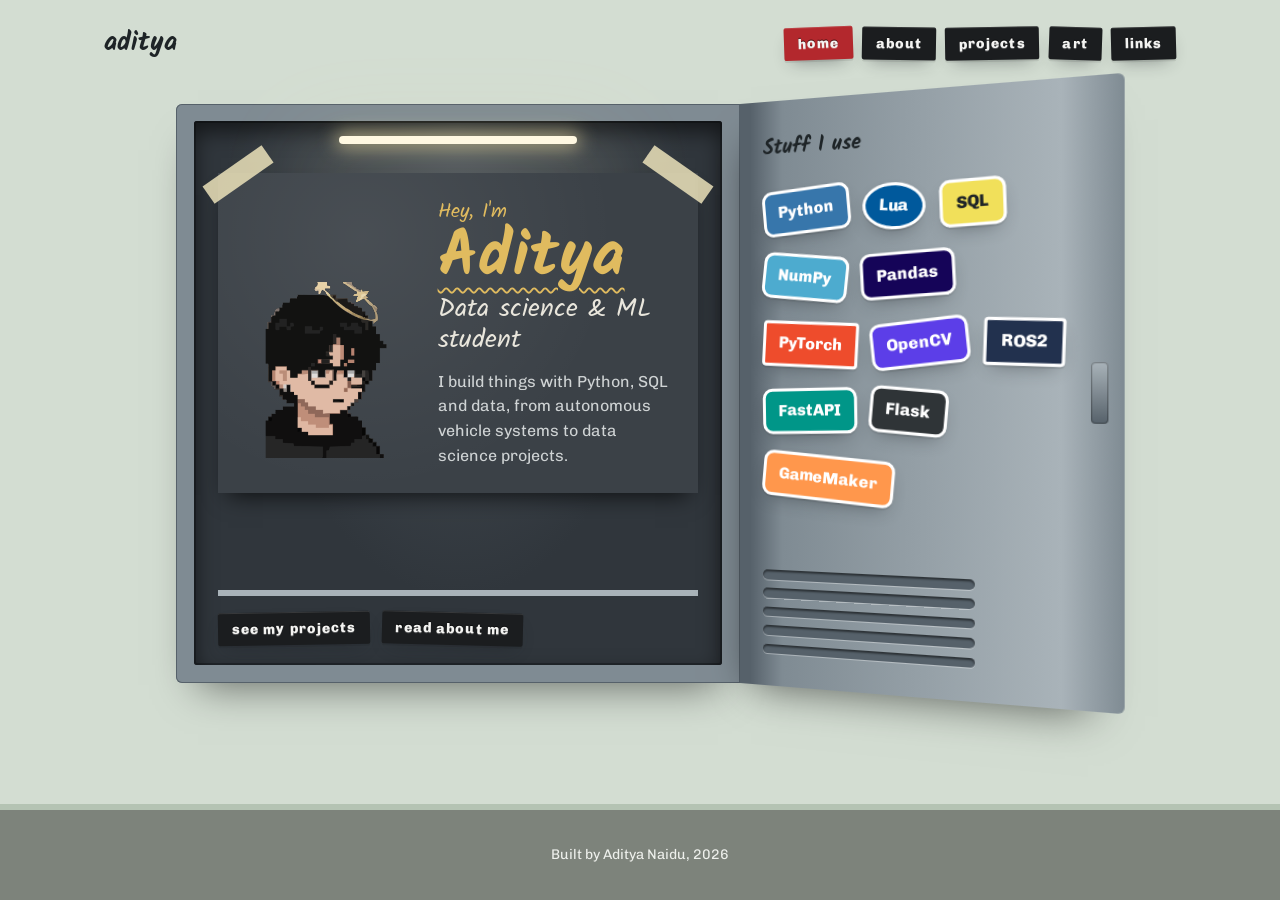
<file: index.html>
<!DOCTYPE html>
<html lang="en">
<head>
  <meta charset="UTF-8">
  <meta name="viewport" content="width=device-width, initial-scale=1">
  <title>Aditya | Data science & ML student</title>
  <meta name="description" content="Aditya, a data science and machine learning student in India.">
  <link rel="icon" href="assets/avatar.svg">
  <link rel="stylesheet" href="css/base.css">
  <link rel="stylesheet" href="css/layout.css">
  <link rel="stylesheet" href="css/components.css">
</head>
<body>

  <!-- ===== NAV: same block on every page. Only aria-current changes. ===== -->
  <header class="site-header">
    <a class="site-logo" href="index.html">aditya</a>
    <nav class="site-nav" aria-label="Main">
      <ul>
        <li><a class="dymo" style="--tilt:-2deg" href="index.html" aria-current="page">home</a></li>
        <li><a class="dymo" style="--tilt:1deg" href="about.html">about</a></li>
        <li><a class="dymo" style="--tilt:-1deg" href="projects.html">projects</a></li>
        <li><a class="dymo" style="--tilt:2deg" href="art.html">art</a></li>
        <li><a class="dymo" style="--tilt:-1.5deg" href="links.html">links</a></li>
      </ul>
    </nav>
  </header>

  <main>
    <section class="locker" aria-label="Introduction">

      <!-- Inside of the locker -->
      <div class="locker__body">
        <div class="locker__inside">
          <span class="locker__lamp" aria-hidden="true"></span>

          <div class="poster">
            <!-- Swap in your own avatar: assets/avatar.png -->
            <img class="poster__avatar" src="assets/avatar.svg" alt="Pixel art portrait of Aditya with glasses and a hoodie" width="176" height="198">
            <div>
              <p class="poster__hello">Hey, I'm</p>
              <h1 class="poster__name">Aditya</h1>
              <p class="poster__role">Data science &amp; ML student</p>
              <p class="poster__note">I build things with Python, SQL and data, from autonomous vehicle systems to data science projects.</p>
            </div>
          </div>

          <div class="locker__shelf">
            <a class="dymo" style="--tilt:-1deg" href="projects.html">see my projects</a>
            <a class="dymo" style="--tilt:1.5deg" href="about.html">read about me</a>
          </div>
        </div>
      </div>

      <!-- Door: tech stack stickers. Add one <li> per tool. -->
      <div class="locker__door">
        <h2 class="locker__door-title">Stuff I use</h2>
        <ul class="sticker-list">
          <!-- One sticker per tool: <li><a class="sticker" style="--bg:#hex; --tilt:-3deg" href="https://..." target="_blank" rel="noopener">Name</a></li> -->
          <li><a class="sticker" style="--bg:#3776ab; --tilt:-5deg" href="https://www.python.org" target="_blank" rel="noopener">Python</a></li>
          <li><a class="sticker" style="--bg:#00599c; --tilt:4deg; --r:50%" href="https://www.lua.org/" target="_blank" rel="noopener">Lua</a></li>
          <li><a class="sticker" style="--bg:#f1e05a; --fg:#1e2427; --tilt:-2deg" href="https://en.wikipedia.org/wiki/SQL" target="_blank" rel="noopener">SQL</a></li>
          <li><a class="sticker" style="--bg:#4dabcf; --tilt:6deg" href="https://numpy.org" target="_blank" rel="noopener">NumPy</a></li>
          <li><a class="sticker" style="--bg:#150458; --tilt:-3deg" href="https://pandas.pydata.org" target="_blank" rel="noopener">Pandas</a></li>
          <li><a class="sticker" style="--bg:#ee4c2c; --tilt:3deg; --r:4px" href="https://pytorch.org" target="_blank" rel="noopener">PyTorch</a></li>
          <li><a class="sticker" style="--bg:#5c3ee8; --tilt:-6deg" href="https://opencv.org" target="_blank" rel="noopener">OpenCV</a></li>
          <li><a class="sticker" style="--bg:#22314e; --tilt:2deg; --r:4px" href="https://docs.ros.org" target="_blank" rel="noopener">ROS2</a></li>
          <li><a class="sticker" style="--bg:#009688; --tilt:-1deg" href="https://fastapi.tiangolo.com" target="_blank" rel="noopener">FastAPI</a></li>
          <li><a class="sticker" style="--bg:#2f3437; --tilt:5deg" href="https://flask.palletsprojects.com" target="_blank" rel="noopener">Flask</a></li>
          <li><a class="sticker" style="--bg:#ff974c; --tilt:5deg" href="https://gamemaker.io/en" target="_blank" rel="noopener">GameMaker</a></li>
        </ul>
        <div class="vents" aria-hidden="true"><span></span><span></span><span></span><span></span><span></span></div>
        <span class="locker__handle" aria-hidden="true"></span>
      </div>

    </section>
  </main>

  <footer class="site-footer">
    <p>Built by Aditya Naidu, 2026</p>
  </footer>
</body>
</html>
</file>
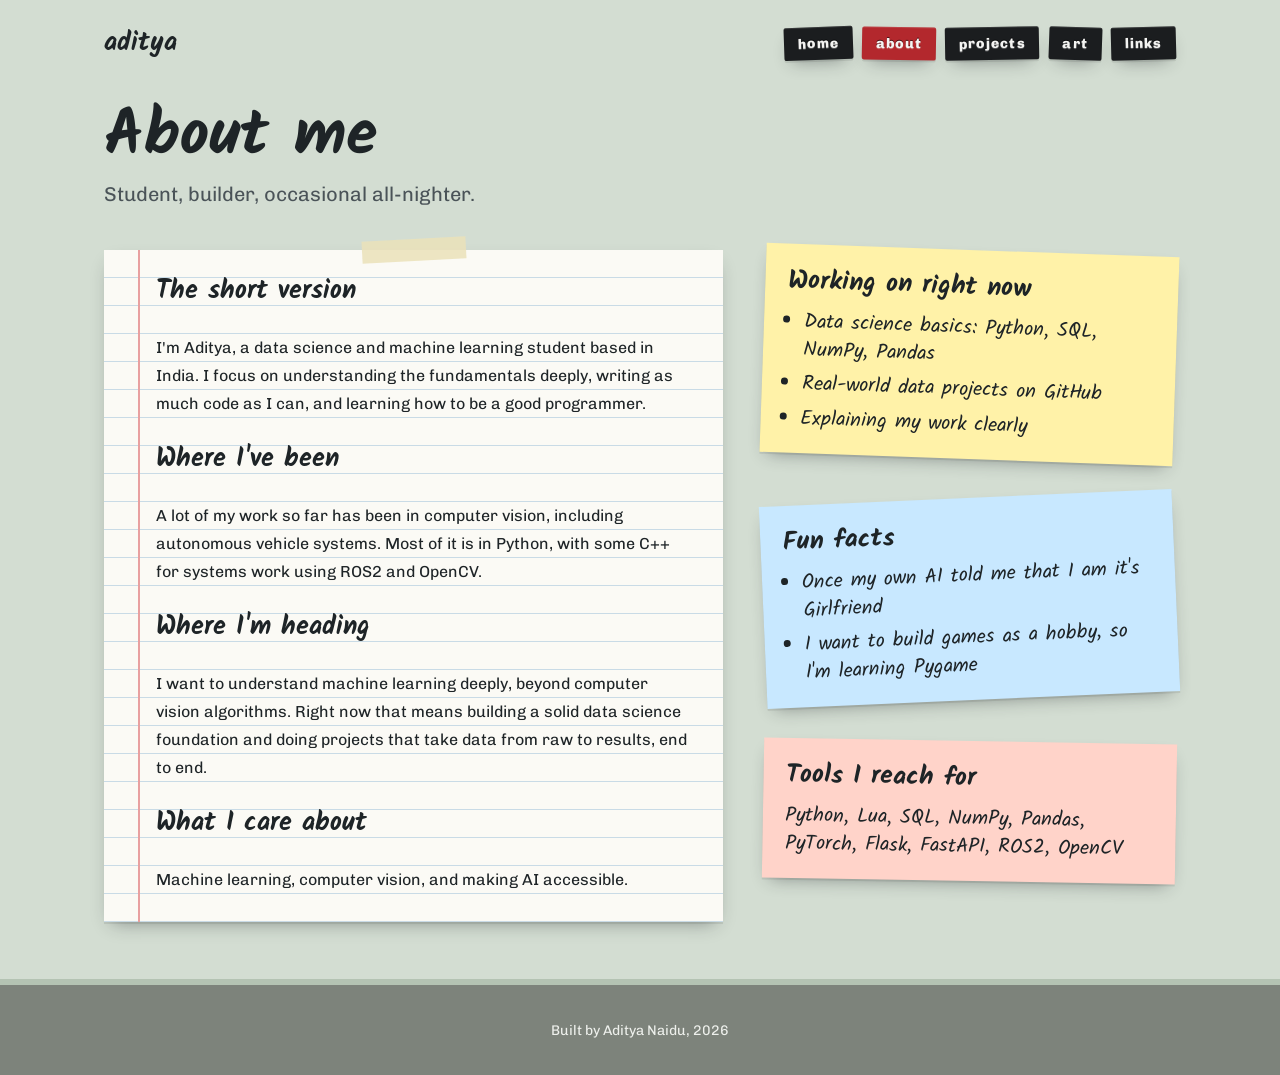
<file: about.html>
<!DOCTYPE html>
<html lang="en">
<head>
  <meta charset="UTF-8">
  <meta name="viewport" content="width=device-width, initial-scale=1">
  <title>About | Aditya</title>
  <meta name="description" content="About Aditya: data science and ML student.">
  <link rel="icon" href="assets/avatar.svg">
  <link rel="stylesheet" href="css/base.css">
  <link rel="stylesheet" href="css/layout.css">
  <link rel="stylesheet" href="css/components.css">
</head>
<body>

  <!-- ===== NAV: same block on every page. Only aria-current changes. ===== -->
  <header class="site-header">
    <a class="site-logo" href="index.html">aditya</a>
    <nav class="site-nav" aria-label="Main">
      <ul>
        <li><a class="dymo" style="--tilt:-2deg" href="index.html">home</a></li>
        <li><a class="dymo" style="--tilt:1deg" href="about.html" aria-current="page">about</a></li>
        <li><a class="dymo" style="--tilt:-1deg" href="projects.html">projects</a></li>
        <li><a class="dymo" style="--tilt:2deg" href="art.html">art</a></li>
        <li><a class="dymo" style="--tilt:-1.5deg" href="links.html">links</a></li>
      </ul>
    </nav>
  </header>

  <main>
    <h1 class="page-title">About me</h1>
    <p class="page-intro">Student, builder, occasional all-nighter.</p>

    <div class="about-layout">

      <!-- Left: the main story on notebook paper -->
      <article class="note taped">
        <h2>The short version</h2>
        <p>I'm Aditya, a data science and machine learning student based in India. I focus on understanding the fundamentals deeply, writing as much code as I can, and learning how to be a good programmer.</p>

        <h2>Where I've been</h2>
        <p>A lot of my work so far has been in computer vision, including autonomous vehicle systems. Most of it is in Python, with some C++ for systems work using ROS2 and OpenCV.</p>

        <h2>Where I'm heading</h2>
        <p>I want to understand machine learning deeply, beyond computer vision algorithms. Right now that means building a solid data science foundation and doing projects that take data from raw to results, end to end.</p>

        <h2>What I care about</h2>
        <p>Machine learning, computer vision, and making AI accessible.</p>
      </article>

      <!-- Right: sticky notes. Copy a .sticky block to add another. -->
      <aside class="sticky-wall" aria-label="Currently and fun facts">
        <div class="sticky" style="--bg:#fff2a8; --tilt:2deg">
          <h2>Working on right now</h2>
          <ul>
            <li>Data science basics: Python, SQL, NumPy, Pandas</li>
            <li>Real-world data projects on GitHub</li>
            <li>Explaining my work clearly</li>
          </ul>
        </div>

        <div class="sticky" style="--bg:#c8e8ff; --tilt:-2.5deg">
          <h2>Fun facts</h2>
          <ul>
            <li>Once my own AI told me that I am it's Girlfriend</li>
            <li>I want to build games as a hobby, so I'm learning Pygame</li>
          </ul>
        </div>

        <div class="sticky" style="--bg:#ffd3c9; --tilt:1deg">
          <h2>Tools I reach for</h2>
          <p style="margin:0">Python, Lua, SQL, NumPy, Pandas, PyTorch, Flask, FastAPI, ROS2, OpenCV</p>
        </div>
      </aside>

    </div>
  </main>

  <footer class="site-footer">
    <p>Built by Aditya Naidu, 2026</p>
  </footer>
</body>
</html>
</file>
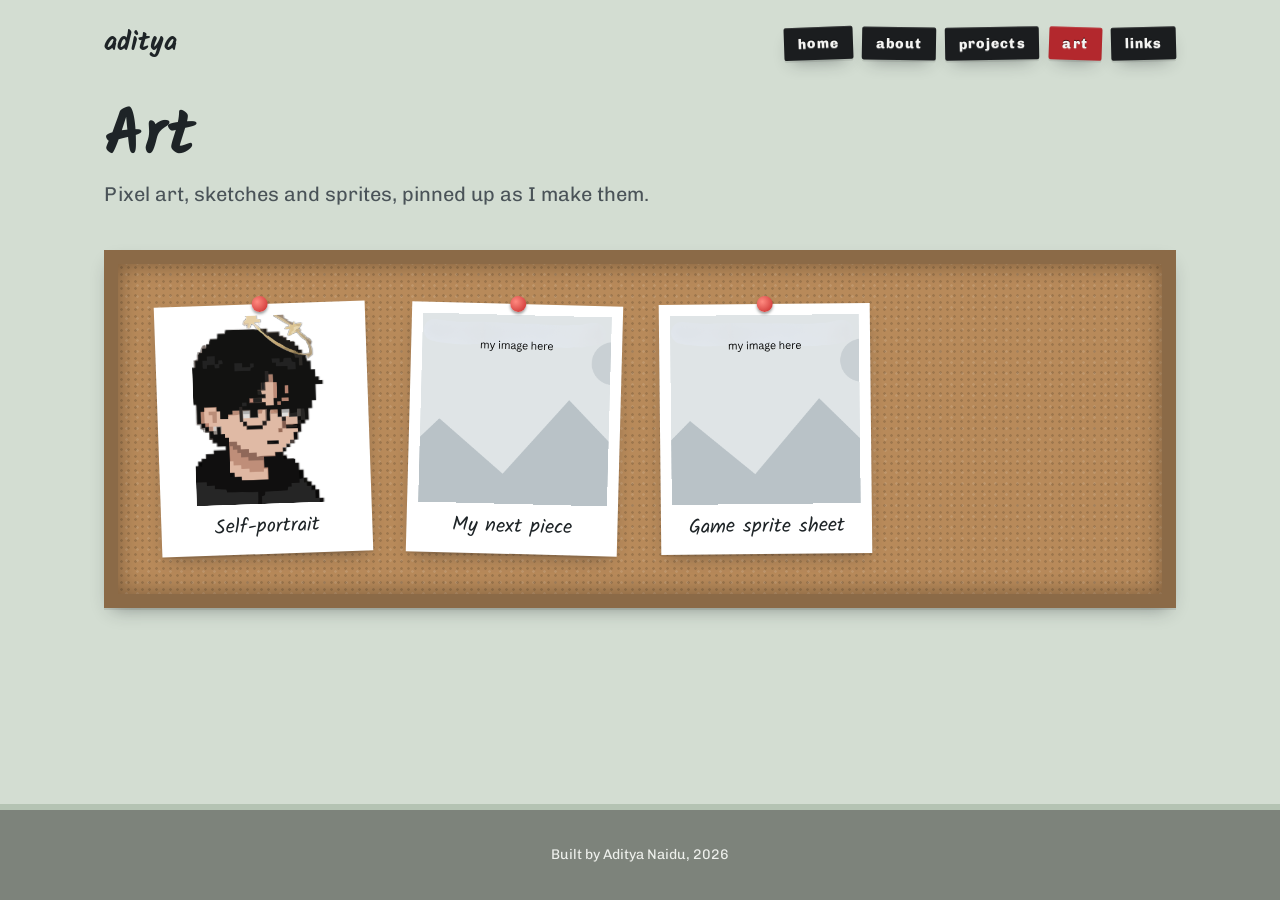
<file: art.html>
<!DOCTYPE html>
<html lang="en">
<head>
  <meta charset="UTF-8">
  <meta name="viewport" content="width=device-width, initial-scale=1">
  <title>Art | Aditya</title>
  <meta name="description" content="Pixel art, sketches and game sprites by Aditya.">
  <link rel="icon" href="assets/avatar.svg">
  <link rel="icon" href="data:image/svg+xml,<svg xmlns=%22http://www.w3.org/2000/svg%22 viewBox=%220 0 100 100%22><text y=%22.9em%22 font-size=%2290%22>🔒</text></svg>">
  <link rel="stylesheet" href="css/base.css">
  <link rel="stylesheet" href="css/layout.css">
  <link rel="stylesheet" href="css/components.css">
</head>
<body>

  <!-- ===== NAV: same block on every page. Only aria-current changes. ===== -->
  <header class="site-header">
    <a class="site-logo" href="index.html">aditya</a>
    <nav class="site-nav" aria-label="Main">
      <ul>
        <li><a class="dymo" style="--tilt:-2deg" href="index.html">home</a></li>
        <li><a class="dymo" style="--tilt:1deg" href="about.html">about</a></li>
        <li><a class="dymo" style="--tilt:-1deg" href="projects.html">projects</a></li>
        <li><a class="dymo" style="--tilt:2deg" href="art.html" aria-current="page">art</a></li>
        <li><a class="dymo" style="--tilt:-1.5deg" href="links.html">links</a></li>
      </ul>
    </nav>
  </header>

  <main>
    <h1 class="page-title">Art</h1>
    <p class="page-intro">Pixel art, sketches and sprites, pinned up as I make them.</p>

    <section class="corkboard" aria-label="Artwork">

      <!-- ART TILE TEMPLATE: copy one <figure>.
           Add class="is-pixel" to the img for crisp pixel art. -->
      <figure class="art-tile">
        <img class="is-pixel" src="assets/avatar.svg" alt="Pixel art self-portrait">
        <figcaption>Self-portrait</figcaption>
      </figure>

      <figure class="art-tile">
        <img src="assets/art/placeholder.svg" alt="Placeholder for a future piece">
        <figcaption>My next piece</figcaption>
      </figure>

      <figure class="art-tile">
        <img src="assets/art/placeholder.svg" alt="Placeholder for a future piece">
        <figcaption>Game sprite sheet</figcaption>
      </figure>

    </section>
  </main>

  <footer class="site-footer">
    <p>Built by Aditya Naidu, 2026</p>
  </footer>
</body>
</html>
</file>
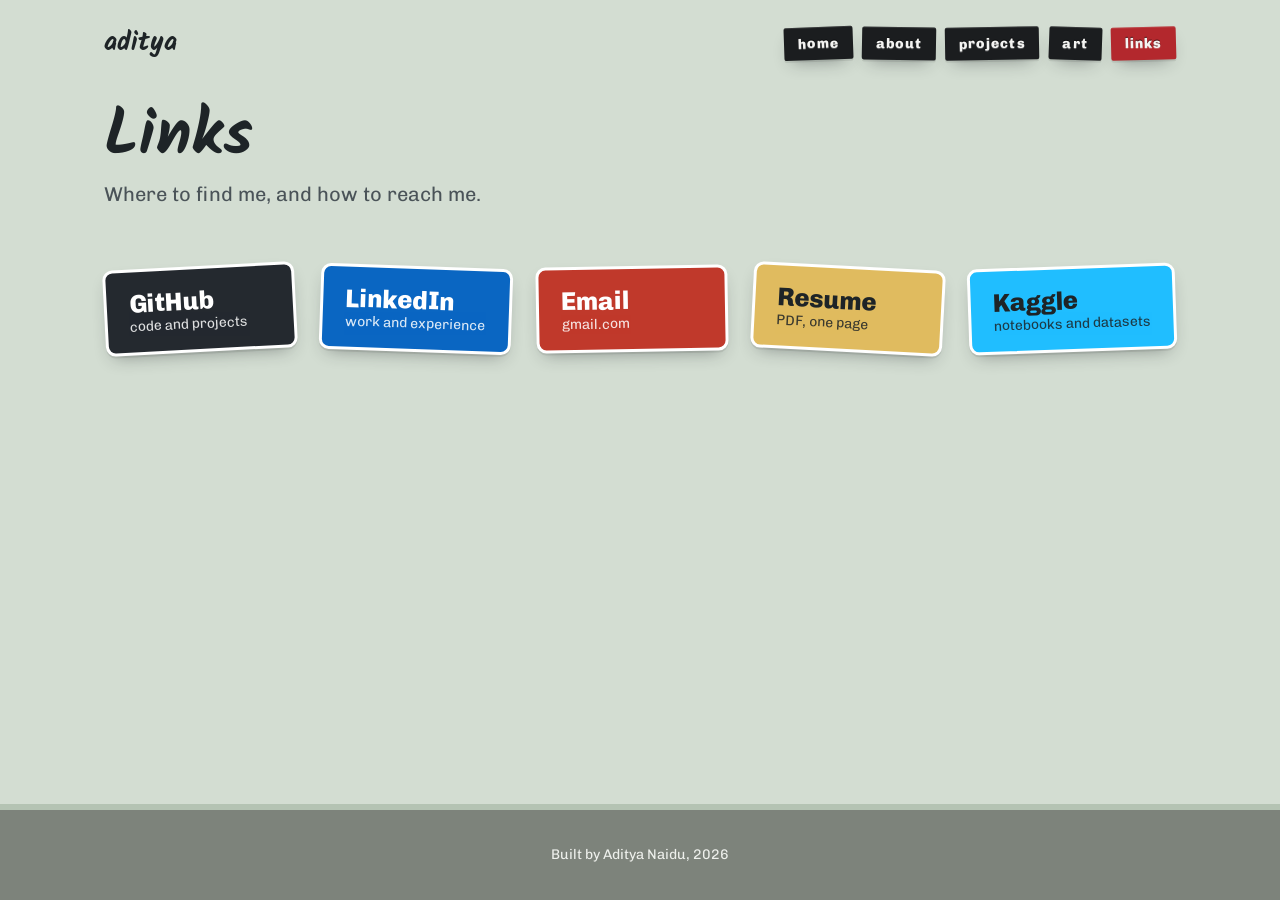
<file: links.html>
<!DOCTYPE html>
<html lang="en">
<head>
  <meta charset="UTF-8">
  <meta name="viewport" content="width=device-width, initial-scale=1">
  <title>Links | Aditya</title>
  <meta name="description" content="Where to find Aditya online.">
  <link rel="icon" href="assets/avatar.svg">
  <link rel="stylesheet" href="css/base.css">
  <link rel="stylesheet" href="css/layout.css">
  <link rel="stylesheet" href="css/components.css">
</head>
<body>

  <!-- ===== NAV: same block on every page. Only aria-current changes. ===== -->
  <header class="site-header">
    <a class="site-logo" href="index.html">aditya</a>
    <nav class="site-nav" aria-label="Main">
      <ul>
        <li><a class="dymo" style="--tilt:-2deg" href="index.html">home</a></li>
        <li><a class="dymo" style="--tilt:1deg" href="about.html">about</a></li>
        <li><a class="dymo" style="--tilt:-1deg" href="projects.html">projects</a></li>
        <li><a class="dymo" style="--tilt:2deg" href="art.html">art</a></li>
        <li><a class="dymo" style="--tilt:-1.5deg" href="links.html" aria-current="page">links</a></li>
      </ul>
    </nav>
  </header>

  <main>
    <h1 class="page-title">Links</h1>
    <p class="page-intro">Where to find me, and how to reach me.</p>

    <!-- Replace each href with your real link. Copy an <li> to add more. -->
    <ul class="link-board">
      <li><a class="sticker sticker--big" style="--bg:#24292f; --tilt:-3deg" href="https://github.com/Taiyo0004">GitHub<span class="sticker__sub">code and projects</span></a></li>
      <li><a class="sticker sticker--big" style="--bg:#0a66c2; --tilt:2deg" href="https://www.linkedin.com/in/aditya--naidu">LinkedIn<span class="sticker__sub">work and experience</span></a></li>
      <li><a class="sticker sticker--big" style="--bg:#c0392b; --tilt:-1deg" href="mailto:adityanaidu1014@gmail.com">Email<span class="sticker__sub">gmail.com</span></a></li>
      <li><a class="sticker sticker--big" style="--bg:var(--gold); --fg:#1e2427; --tilt:3deg" href="assets/resume.pdf">Resume<span class="sticker__sub">PDF, one page</span></a></li>
      <li><a class="sticker sticker--big" style="--bg:#20beff; --fg:#1e2427; --tilt:-2deg" href="https://www.kaggle.com/taiyo0004">Kaggle<span class="sticker__sub">notebooks and datasets</span></a></li>
    </ul>
  </main>

  <footer class="site-footer">
    <p>Built by Aditya Naidu, 2026</p>
  </footer>
</body>
</html>
</file>
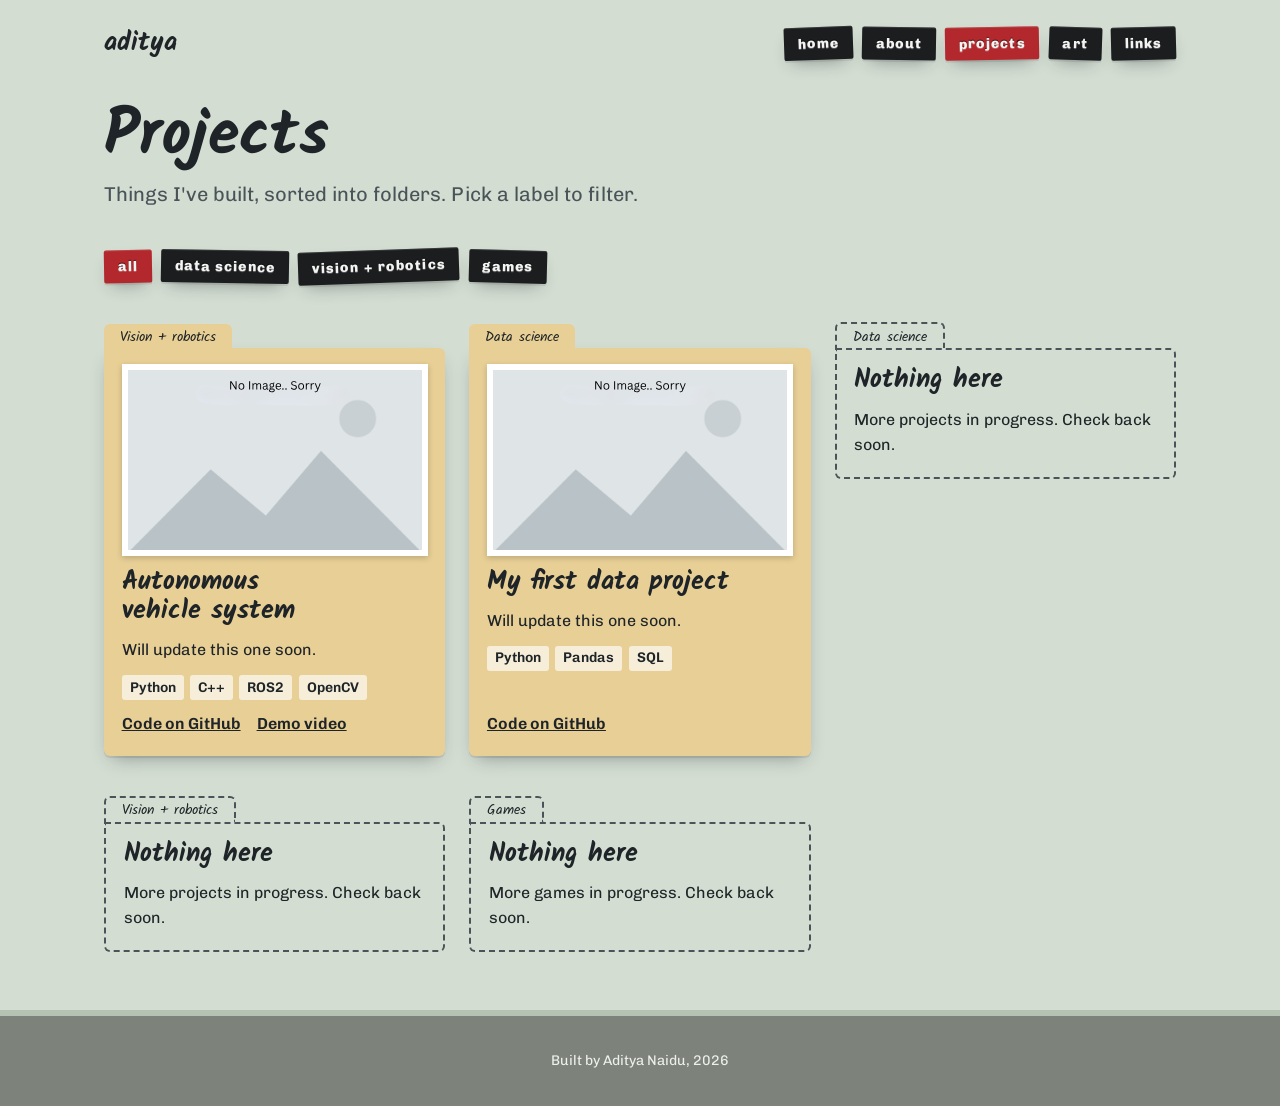
<file: projects.html>
<!DOCTYPE html>
<html lang="en">
<head>
  <meta charset="UTF-8">
  <meta name="viewport" content="width=device-width, initial-scale=1">
  <title>Projects | Aditya</title>
  <meta name="description" content="Data science, computer vision and game projects by Aditya.">
  <link rel="icon" href="assets/avatar.svg">
  <link rel="stylesheet" href="css/base.css">
  <link rel="stylesheet" href="css/layout.css">
  <link rel="stylesheet" href="css/components.css">
</head>
<body>

  <!-- ===== NAV: same block on every page. Only aria-current changes. ===== -->
  <header class="site-header">
    <a class="site-logo" href="index.html">aditya</a>
    <nav class="site-nav" aria-label="Main">
      <ul>
        <li><a class="dymo" style="--tilt:-2deg" href="index.html">home</a></li>
        <li><a class="dymo" style="--tilt:1deg" href="about.html">about</a></li>
        <li><a class="dymo" style="--tilt:-1deg" href="projects.html" aria-current="page">projects</a></li>
        <li><a class="dymo" style="--tilt:2deg" href="art.html">art</a></li>
        <li><a class="dymo" style="--tilt:-1.5deg" href="links.html">links</a></li>
      </ul>
    </nav>
  </header>

  <main>
    <h1 class="page-title">Projects</h1>
    <p class="page-intro">Things I've built, sorted into folders. Pick a label to filter.</p>

    <!-- Filter: the radio inputs must stay directly before .filter and .project-grid -->
    <input class="filter-input" type="radio" name="filter" id="f-all" checked>
    <input class="filter-input" type="radio" name="filter" id="f-data">
    <input class="filter-input" type="radio" name="filter" id="f-vision">
    <input class="filter-input" type="radio" name="filter" id="f-games">

    <div class="filter" role="group" aria-label="Filter projects">
      <label class="dymo" style="--tilt:-1deg" for="f-all">all</label>
      <label class="dymo" style="--tilt:1deg" for="f-data">data science</label>
      <label class="dymo" style="--tilt:-2deg" for="f-vision">vision + robotics</label>
      <label class="dymo" style="--tilt:1.5deg" for="f-games">games</label>
    </div>

    <div class="project-grid">

      <!-- ====================================================
           PROJECT CARD TEMPLATE: copy from here...
           data-category: data | vision | games (space-separated
           if it fits more than one, e.g. "data vision")
           ==================================================== -->
      <article class="project-card" data-category="vision">
        <span class="project-card__tab">Vision + robotics</span>
        <img src="assets/projects/placeholder.svg" alt="Screenshot of the autonomous vehicle project">
        <h3>Autonomous vehicle system</h3>
        <p>Will update this one soon.</p>
        <ul class="tags">
          <li>Python</li><li>C++</li><li>ROS2</li><li>OpenCV</li>
        </ul>
        <div class="project-card__links">
          <a href="#">Code on GitHub</a>
          <a href="#">Demo video</a>
        </div>
      </article>
      <!-- ...to here. ============================================ -->

      <article class="project-card" data-category="data">
        <span class="project-card__tab">Data science</span>
        <img src="assets/projects/placeholder.svg" alt="Chart from the data analysis project">
        <h3>My first data project</h3>
        <p>Will update this one soon.</p>
        <ul class="tags">
          <li>Python</li><li>Pandas</li><li>SQL</li>
        </ul>
        <div class="project-card__links">
          <a href="#">Code on GitHub</a>
        </div>
      </article>

      <!-- Empty folders -->
      <article class="project-card project-card--empty" data-category="data">
        <span class="project-card__tab">Data science</span>
        <h3>Nothing here</h3>
        <p>More projects in progress. Check back soon.</p>
      </article>

      <article class="project-card project-card--empty" data-category="vision">
        <span class="project-card__tab">Vision + robotics</span>
        <h3>Nothing here</h3>
        <p>More projects in progress. Check back soon.</p>
      </article>

      <article class="project-card project-card--empty" data-category="games">
        <span class="project-card__tab">Games</span>
        <h3>Nothing here</h3>
        <p>More games in progress. Check back soon.</p>
      </article>
    </div>
  </main>

  <footer class="site-footer">
    <p>Built by Aditya Naidu, 2026</p>
  </footer>
</body>
</html>
</file>
<file: css/base.css>
/* ==========================================================
   base.css: colours, fonts, spacing, resets.
   Re-theme the whole site by editing the variables below.
   ========================================================== */
@import url("https://fonts.googleapis.com/css2?family=Chivo:wght@400;600;800&family=Kalam:wght@400;700&display=swap");

:root {
  /* Hallway */
  --wall: #d3ddd2;
  --wall-trim: #b4c3b3;
  --floor: #7d837b;

  /* Locker steel */
  --steel: #7f8b93;
  --steel-light: #a9b3b9;
  --steel-dark: #56616a;
  --inside: #30363c;

  /* Ink and paper */
  --ink: #1e2427;
  --ink-soft: #4a5358;
  --gold: #e0bb5f;
  --paper: #fbfaf5;
  --paper-line: #c9dbe6;
  --manila: #e8cf96;
  --tape: rgba(236, 226, 186, 0.85);
  --dymo: #1b1d1f;
  --dymo-active: #b3282d;
  --focus: #1f6feb;

  /* Type */
  --font-body: "Chivo", "Segoe UI", system-ui, sans-serif;
  --font-hand: "Kalam", "Segoe Print", "Comic Sans MS", cursive;
  --step--1: 0.875rem;
  --step-0: 1rem;
  --step-1: 1.25rem;
  --step-2: 1.6rem;
  --step-3: 2.2rem;
  --step-4: clamp(2.6rem, 6vw, 4rem);

  /* Space */
  --space-xs: 0.5rem;
  --space-s: 1rem;
  --space-m: 1.5rem;
  --space-l: 2.5rem;
  --space-xl: 4rem;

  --shadow-lift: 0 2px 0 rgba(0, 0, 0, 0.08), 0 8px 18px -8px rgba(30, 36, 39, 0.45);
}

*, *::before, *::after { box-sizing: border-box; }

body {
  margin: 0;
  min-height: 100vh;
  display: flex;
  flex-direction: column;
  font-family: var(--font-body);
  font-size: var(--step-0);
  line-height: 1.55;
  color: var(--ink);
  /* wall, chair rail, floor */
  background: linear-gradient(
    to bottom,
    var(--wall) 0,
    var(--wall) calc(100% - 6rem),
    var(--wall-trim) calc(100% - 6rem),
    var(--wall-trim) calc(100% - 5.6rem),
    var(--floor) calc(100% - 5.6rem)
  );
}

img { max-width: 100%; display: block; }
a { color: inherit; }
h1, h2, h3 { text-wrap: balance; }

:focus-visible {
  outline: 3px solid var(--focus);
  outline-offset: 3px;
}

.visually-hidden {
  position: absolute !important;
  width: 1px;
  height: 1px;
  overflow: hidden;
  clip: rect(0 0 0 0);
  white-space: nowrap;
}

@media (prefers-reduced-motion: reduce) {
  *, *::before, *::after {
    animation: none !important;
    transition: none !important;
  }
}
</file>
<file: css/layout.css>
/* ==========================================================
   layout.css: header, nav, page shell, footer, home locker.
   ========================================================== */

/* ---------- Header + nav ---------- */
.site-header {
  width: 100%;
  max-width: 70rem;
  margin: 0 auto;
  padding: var(--space-m) var(--space-m) 0;
  display: flex;
  flex-wrap: wrap;
  align-items: center;
  justify-content: space-between;
  gap: var(--space-s);
}

.site-logo {
  font-family: var(--font-hand);
  font-weight: 700;
  font-size: var(--step-2);
  text-decoration: none;
}

.site-nav ul {
  list-style: none;
  margin: 0;
  padding: 0;
  display: flex;
  flex-wrap: wrap;
  gap: 0.6rem;
}

/* Label-maker tape: used for nav, buttons and filters */
.dymo {
  display: inline-block;
  font-family: var(--font-body);
  font-weight: 800;
  font-size: var(--step--1);
  letter-spacing: 0.08em;
  color: #f4f4f2;
  background: var(--dymo);
  padding: 0.35rem 0.85rem;
  border-radius: 2px;
  text-decoration: none;
  text-shadow: 0 1px 0 rgba(255, 255, 255, 0.25), 0 -1px 0 rgba(0, 0, 0, 0.6);
  box-shadow: inset 0 1px 0 rgba(255, 255, 255, 0.12), var(--shadow-lift);
  transform: rotate(var(--tilt, 0deg));
  cursor: pointer;
}
.dymo:hover { background: #33373b; }
.dymo[aria-current="page"] { background: var(--dymo-active); }

/* ---------- Page shell ---------- */
main {
  flex: 1;
  width: 100%;
  max-width: 70rem;
  margin: 0 auto;
  padding: var(--space-l) var(--space-m) var(--space-xl);
}

.page-title {
  font-family: var(--font-hand);
  font-size: var(--step-4);
  line-height: 1.05;
  margin: 0 0 var(--space-xs);
}

.page-intro {
  max-width: 60ch;
  font-size: var(--step-1);
  color: var(--ink-soft);
  margin: 0 0 var(--space-l);
}

.site-footer {
  min-height: 5.6rem; /* matches the floor strip in base.css */
  display: flex;
  align-items: center;
  justify-content: center;
  padding: var(--space-s) var(--space-m);
  font-size: var(--step--1);
  color: #eef0ec;
  text-align: center;
}

/* ---------- Home: the locker ---------- */
.locker {
  display: grid;
  grid-template-columns: minmax(0, 1.55fr) minmax(0, 1fr);
  max-width: 58rem;
  margin: 0 auto;
  perspective: 1400px;
}

.locker__body {
  background: var(--steel);
  padding: 1.1rem;
  border-radius: 6px 0 0 6px;
  box-shadow: inset 0 0 0 1px var(--steel-dark), 0 24px 40px -22px rgba(0, 0, 0, 0.55);
}

.locker__inside {
  position: relative;
  min-height: 34rem;
  display: flex;
  flex-direction: column;
  gap: var(--space-m);
  padding: 3.25rem 1.5rem 1.25rem;
  border-radius: 3px;
  background: radial-gradient(ellipse at 50% 0%, #4d555d 0%, var(--inside) 62%);
  box-shadow: inset 0 10px 22px rgba(0, 0, 0, 0.6), inset 0 0 0 2px #22272c;
}

/* The one animated moment: the lamp flickers on */
.locker__lamp {
  position: absolute;
  top: 0.9rem;
  left: 50%;
  translate: -50% 0;
  width: 45%;
  height: 0.55rem;
  border-radius: 99px;
  background: #fff8e1;
  box-shadow: 0 0 18px 4px rgba(255, 236, 170, 0.55), 0 40px 90px 40px rgba(255, 236, 170, 0.1);
  animation: lamp-on 1.3s ease-out 0.3s both;
}
@keyframes lamp-on {
  0%   { opacity: 0.05; }
  10%  { opacity: 1; }
  18%  { opacity: 0.15; }
  32%  { opacity: 1; }
  40%  { opacity: 0.35; }
  55%, 100% { opacity: 1; }
}

.poster {
  position: relative;
  display: grid;
  grid-template-columns: auto 1fr;
  align-items: end;
  gap: 1.25rem;
  padding: 1.5rem;
  color: #e9e6dc;
  background: #3b4147 radial-gradient(circle at 30% 20%, rgba(255, 255, 255, 0.07), transparent 60%);
  box-shadow: 0 12px 22px -10px rgba(0, 0, 0, 0.75);
}
.poster::before,
.poster::after {
  content: "";
  position: absolute;
  top: -0.55rem;
  width: 4.5rem;
  height: 1.3rem;
  background: var(--tape);
}
.poster::before { left: -1rem; rotate: -35deg; }
.poster::after  { right: -1rem; rotate: 35deg; }

.poster__avatar {
  width: clamp(7rem, 18vw, 11rem);
  image-rendering: pixelated;
}

.poster__hello,
.poster__name,
.poster__role { font-family: var(--font-hand); margin: 0; }

.poster__hello { font-size: var(--step-1); color: var(--gold); }
.poster__name {
  font-size: var(--step-4);
  line-height: 0.95;
  color: var(--gold);
  text-decoration: underline wavy var(--gold);
  text-decoration-thickness: 2px;
  text-underline-offset: 0.18em;
}
.poster__role { font-size: var(--step-2); line-height: 1.2; margin: 0.4rem 0 0.8rem; }
.poster__note { margin: 0; max-width: 34ch; color: #cfd3d4; }

.locker__shelf {
  margin-top: auto;
  padding-top: 1rem;
  border-top: 6px solid var(--steel-light);
  display: flex;
  flex-wrap: wrap;
  gap: 0.75rem;
}

.locker__door {
  position: relative;
  display: flex;
  flex-direction: column;
  gap: var(--space-m);
  padding: 2rem 2.75rem 2rem 1.5rem;
  border-radius: 0 6px 6px 0;
  background: linear-gradient(90deg, var(--steel-dark) 0 3%, var(--steel) 12%, var(--steel-light) 85%, var(--steel) 100%);
  box-shadow: -10px 22px 40px -22px rgba(0, 0, 0, 0.6);
  transform-origin: left center;
  transform: rotateY(-22deg);
}

.locker__door-title {
  font-family: var(--font-hand);
  font-size: var(--step-1);
  margin: 0;
}

.locker__handle {
  position: absolute;
  right: 0.9rem;
  top: 45%;
  width: 0.9rem;
  height: 3.5rem;
  border-radius: 4px;
  background: linear-gradient(var(--steel-light), var(--steel-dark));
  box-shadow: inset 0 0 0 1px rgba(0, 0, 0, 0.3);
}

.vents {
  display: grid;
  gap: 0.55rem;
  margin-top: auto;
  width: 70%;
}
.vents span {
  height: 0.6rem;
  border-radius: 99px;
  background: var(--steel-dark);
  box-shadow: inset 0 2px 2px rgba(0, 0, 0, 0.5), 0 1px 0 rgba(255, 255, 255, 0.35);
}

@media (max-width: 720px) {
  .locker { grid-template-columns: 1fr; }
  .locker__body { border-radius: 6px 6px 0 0; }
  .locker__inside { min-height: 0; }
  .poster { grid-template-columns: 1fr; }
  .locker__door { transform: none; border-radius: 0 0 6px 6px; }
  .vents { display: none; }
}
</file>
<file: css/components.css>
/* ==========================================================
   components.css: reusable blocks.
   sticker, tags, note, sticky, project-card, filter,
   corkboard + art-tile, link board.
   ========================================================== */

/* ---------- Sticker ----------
   <li class="sticker" style="--bg:#3776ab; --tilt:-4deg">Python</li>
   Optional: --fg (text colour), --r (corner radius)            */
.sticker-list {
  list-style: none;
  margin: 0;
  padding: 0;
  display: flex;
  flex-wrap: wrap;
  gap: 0.8rem;
  align-content: flex-start;
}

.sticker {
  display: inline-block;
  font-family: var(--font-body);
  font-weight: 800;
  color: var(--fg, #fff);
  background: var(--bg, #333);
  padding: 0.45rem 0.8rem;
  border: 3px solid #fff;
  border-radius: var(--r, 10px);
  box-shadow: var(--shadow-lift);
  transform: rotate(var(--tilt, 0deg));
  text-decoration: none;
}

/* Clickable stickers: peel up, wiggle, shine */
a.sticker {
  position: relative;
  overflow: hidden;
  transition: box-shadow 0.2s ease;
}
a.sticker::after { /* glossy shine that sweeps across on hover */
  content: "";
  position: absolute;
  inset: 0;
  background: linear-gradient(115deg, transparent 30%, rgba(255, 255, 255, 0.55) 50%, transparent 70%);
  translate: -120% 0;
  pointer-events: none;
}
a.sticker:hover,
a.sticker:focus-visible {
  animation: sticker-peel 0.45s ease-out forwards;
  box-shadow: 0 2px 0 rgba(0, 0, 0, 0.08), 0 16px 22px -8px rgba(30, 36, 39, 0.55);
}
a.sticker:hover::after,
a.sticker:focus-visible::after {
  translate: 120% 0;
  transition: translate 0.6s ease;
}
a.sticker:active { /* pressed back onto the door when clicked */
  animation: none;
  transform: translateY(1px) rotate(0deg) scale(0.96);
  box-shadow: var(--shadow-lift);
}

@keyframes sticker-peel {
  0%   { transform: translateY(0) rotate(var(--tilt, 0deg)) scale(1); }
  35%  { transform: translateY(-5px) rotate(calc(var(--tilt, 0deg) - 6deg)) scale(1.08); }
  65%  { transform: translateY(-5px) rotate(4deg) scale(1.08); }
  100% { transform: translateY(-5px) rotate(0deg) scale(1.08); }
}

/* ---------- Tags (small tech labels) ---------- */
.tags {
  list-style: none;
  margin: 0;
  padding: 0;
  display: flex;
  flex-wrap: wrap;
  gap: 0.4rem;
}
.tags li {
  font-size: var(--step--1);
  font-weight: 600;
  background: rgba(255, 255, 255, 0.65);
  padding: 0.1rem 0.5rem;
  border-radius: 3px;
}

/* ---------- Note: lined notebook paper ---------- */
.note {
  position: relative;
  padding: 1.75rem 1.75rem 1.75rem 3.25rem;
  line-height: 1.75rem;
  background-color: var(--paper);
  background-image: linear-gradient(transparent calc(1.75rem - 1px), var(--paper-line) 0);
  background-size: 100% 1.75rem;
  background-position: 0 1.75rem;
  box-shadow: var(--shadow-lift);
}
.note::before { /* red margin line */
  content: "";
  position: absolute;
  top: 0;
  bottom: 0;
  left: 2.1rem;
  width: 2px;
  background: #e8a0a0;
}
.note > * { margin: 0 0 1.75rem; max-width: 62ch; }
.note > :last-child { margin-bottom: 0; }
.note h2 {
  font-family: var(--font-hand);
  font-size: var(--step-2);
  line-height: 1.75rem;
}

/* Add .taped to anything to stick a strip of tape on top */
.taped { position: relative; }
.taped::after {
  content: "";
  position: absolute;
  top: -0.7rem;
  left: 50%;
  translate: -50% 0;
  rotate: -3deg;
  width: 6.5rem;
  height: 1.4rem;
  background: var(--tape);
}

/* ---------- Sticky note ----------
   <div class="sticky" style="--bg:#bfe3ff; --tilt:2deg">...</div> */
.sticky-wall {
  display: grid;
  gap: var(--space-l);
}
.sticky {
  padding: 1.25rem 1.4rem;
  font-family: var(--font-hand);
  font-size: var(--step-1);
  line-height: 1.4;
  background: var(--bg, #fff2a8);
  box-shadow: var(--shadow-lift);
  transform: rotate(var(--tilt, 0deg));
}
.sticky h2 {
  font-size: var(--step-2);
  margin: 0 0 0.5rem;
}
.sticky ul { margin: 0; padding-left: 1.1rem; }
.sticky li + li { margin-top: 0.4rem; }

.about-layout {
  display: grid;
  grid-template-columns: minmax(0, 3fr) minmax(0, 2fr);
  gap: var(--space-l);
  align-items: start;
}
@media (max-width: 800px) {
  .about-layout { grid-template-columns: 1fr; }
}

/* ---------- Project filter (pure CSS, radio buttons) ----------
   To add a category: add an <input>, a <label>, and one line in
   each of the three rule groups below.                          */
.filter-input {
  position: absolute;
  opacity: 0;
  pointer-events: none;
}
.filter {
  display: flex;
  flex-wrap: wrap;
  gap: 0.6rem;
  margin: 0 0 var(--space-l);
}

/* 1. highlight the chosen label */
#f-all:checked    ~ .filter [for="f-all"],
#f-data:checked   ~ .filter [for="f-data"],
#f-vision:checked ~ .filter [for="f-vision"],
#f-games:checked  ~ .filter [for="f-games"] { background: var(--dymo-active); }

/* 2. keyboard focus ring on the label */
#f-all:focus-visible    ~ .filter [for="f-all"],
#f-data:focus-visible   ~ .filter [for="f-data"],
#f-vision:focus-visible ~ .filter [for="f-vision"],
#f-games:focus-visible  ~ .filter [for="f-games"] {
  outline: 3px solid var(--focus);
  outline-offset: 3px;
}

/* 3. hide cards that don't match */
#f-data:checked   ~ .project-grid .project-card:not([data-category~="data"]),
#f-vision:checked ~ .project-grid .project-card:not([data-category~="vision"]),
#f-games:checked  ~ .project-grid .project-card:not([data-category~="games"]) { display: none; }

/* ---------- Project card: manila folder ---------- */
.project-grid {
  display: grid;
  grid-template-columns: repeat(auto-fill, minmax(17rem, 1fr));
  gap: var(--space-l) var(--space-m);
}

.project-card {
  position: relative;
  display: flex;
  flex-direction: column;
  gap: 0.75rem;
  margin-top: 1.6rem;
  padding: 1rem 1.1rem 1.2rem;
  background: var(--manila);
  border-radius: 0 6px 6px 6px;
  box-shadow: var(--shadow-lift);
}
.project-card__tab {
  position: absolute;
  bottom: 100%;
  left: 0;
  padding: 0.15rem 1rem 0;
  font-family: var(--font-hand);
  font-size: var(--step--1);
  background: var(--manila);
  border-radius: 6px 6px 0 0;
}
.project-card img {
  width: 100%;
  aspect-ratio: 16 / 10;
  object-fit: cover;
  border: 6px solid #fff;
  box-shadow: 0 2px 6px rgba(0, 0, 0, 0.2);
}
.project-card h3 {
  font-family: var(--font-hand);
  font-size: var(--step-2);
  line-height: 1.15;
  margin: 0;
}
.project-card p { margin: 0; }
.project-card__links {
  margin-top: auto;
  display: flex;
  flex-wrap: wrap;
  gap: 1rem;
  font-weight: 600;
}

/* A folder that's still empty */
.project-card--empty {
  align-self: start;
  background: transparent;
  border: 2px dashed var(--ink-soft);
  box-shadow: none;
}
.project-card--empty .project-card__tab {
  background: transparent;
  border: 2px dashed var(--ink-soft);
  border-bottom: 0;
  bottom: calc(100% + 2px);
  left: -2px;
}

/* ---------- Corkboard + art tile (polaroid) ---------- */
.corkboard {
  display: grid;
  grid-template-columns: repeat(auto-fill, minmax(13rem, 1fr));
  gap: var(--space-l);
  padding: var(--space-l);
  background-color: #b88a5a;
  background-image:
    radial-gradient(rgba(0, 0, 0, 0.14) 1px, transparent 1.6px),
    radial-gradient(rgba(255, 255, 255, 0.1) 1px, transparent 1.6px);
  background-size: 7px 7px, 11px 11px;
  background-position: 0 0, 3px 5px;
  border: 14px solid #8b6a47;
  box-shadow: inset 0 0 22px rgba(0, 0, 0, 0.35), var(--shadow-lift);
}

.art-tile {
  position: relative;
  margin: 0;
  padding: 0.7rem 0.7rem 0;
  background: #fff;
  box-shadow: var(--shadow-lift);
  transform: rotate(var(--tilt, 0deg));
}
.art-tile:nth-child(3n + 1) { --tilt: -2deg; }
.art-tile:nth-child(3n + 2) { --tilt: 1.5deg; }
.art-tile:nth-child(3n)     { --tilt: -0.6deg; }

.art-tile::before { /* push pin */
  content: "";
  position: absolute;
  top: -0.5rem;
  left: 50%;
  translate: -50% 0;
  width: 1rem;
  height: 1rem;
  border-radius: 50%;
  background: radial-gradient(circle at 35% 35%, #ff8a80, #c62828);
  box-shadow: 0 2px 3px rgba(0, 0, 0, 0.4);
}
.art-tile img {
  width: 100%;
  aspect-ratio: 1;
  object-fit: cover;
}
.art-tile img.is-pixel { image-rendering: pixelated; }
.art-tile figcaption {
  padding: 0.5rem 0 0.7rem;
  font-family: var(--font-hand);
  font-size: var(--step-1);
  text-align: center;
}

/* ---------- Links page ---------- */
.link-board {
  list-style: none;
  margin: 0;
  padding: var(--space-s) 0;
  display: flex;
  flex-wrap: wrap;
  gap: var(--space-l) var(--space-m);
}
.sticker--big {
  display: flex;
  flex-direction: column;
  min-width: 12rem;
  padding: 1rem 1.4rem;
  font-size: var(--step-2);
  line-height: 1.2;
}
.sticker__sub {
  font-size: var(--step--1);
  font-weight: 400;
  opacity: 0.85;
}
</file>
